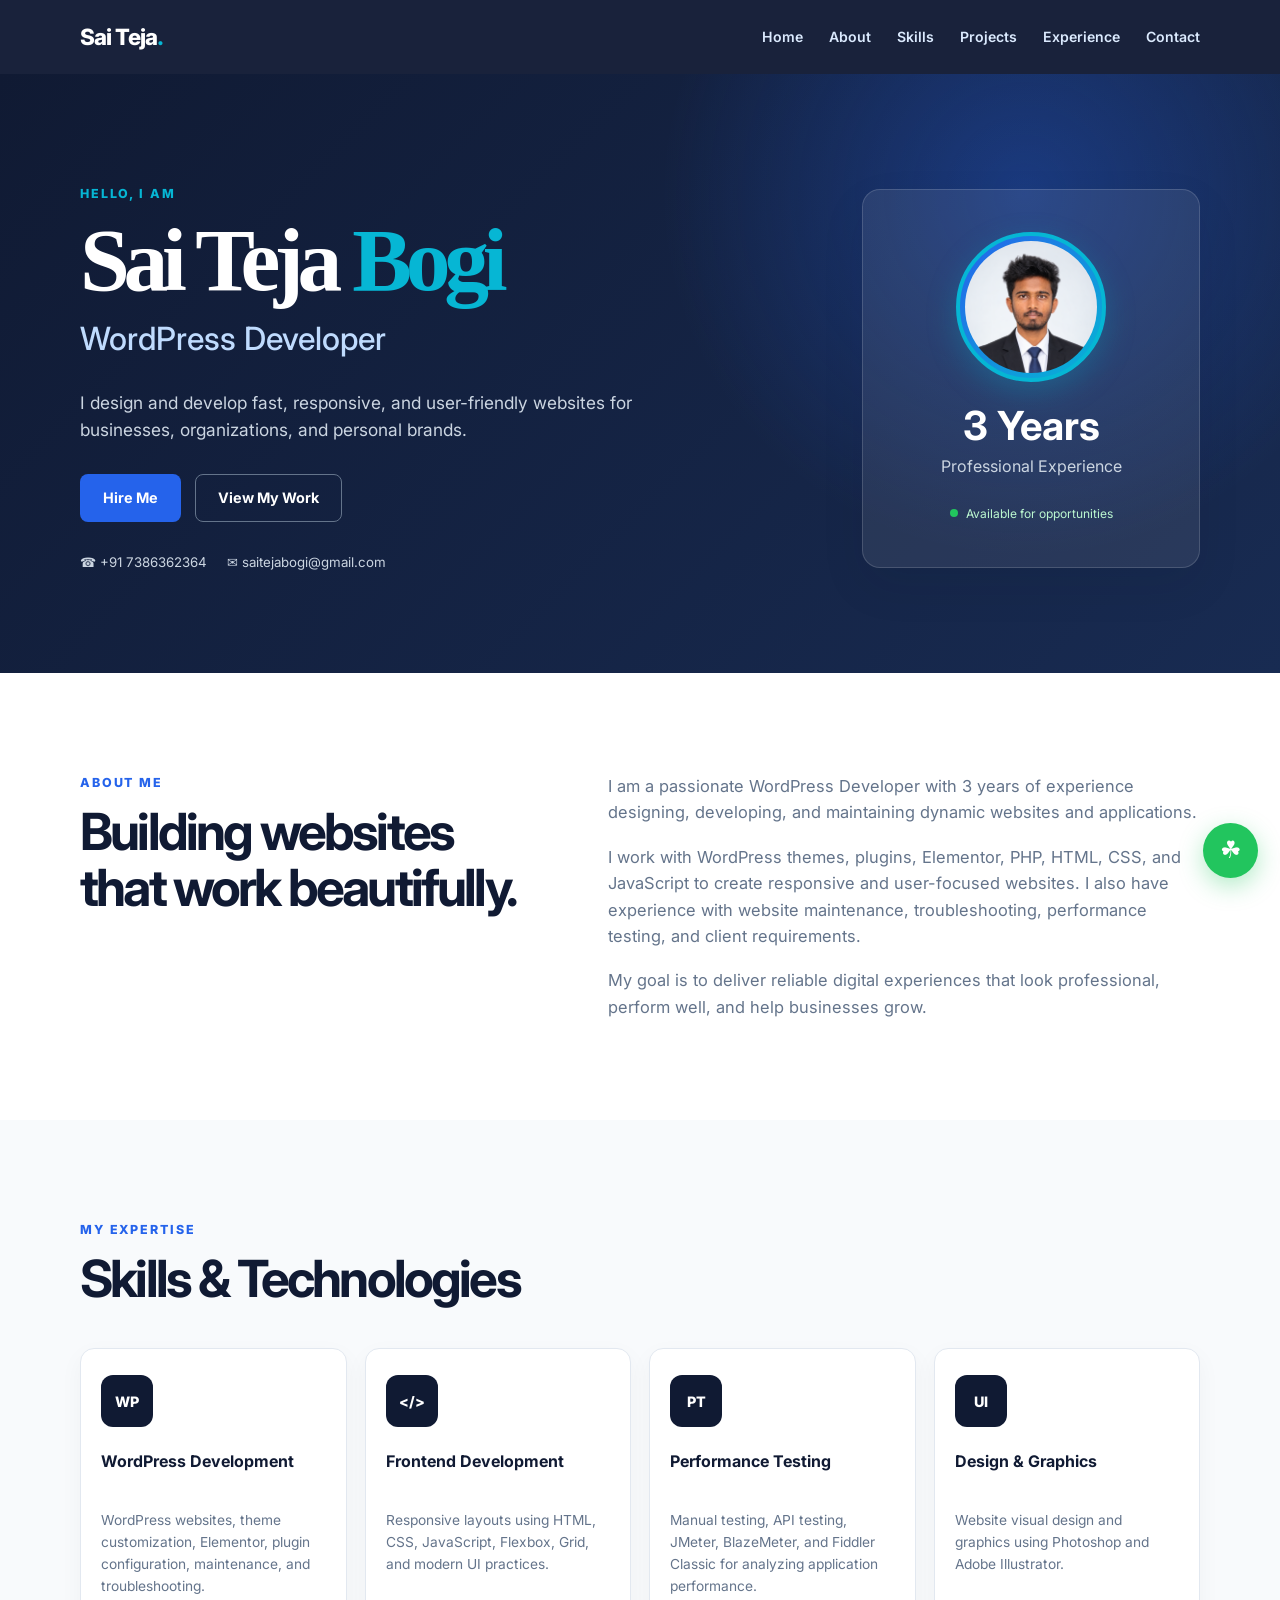
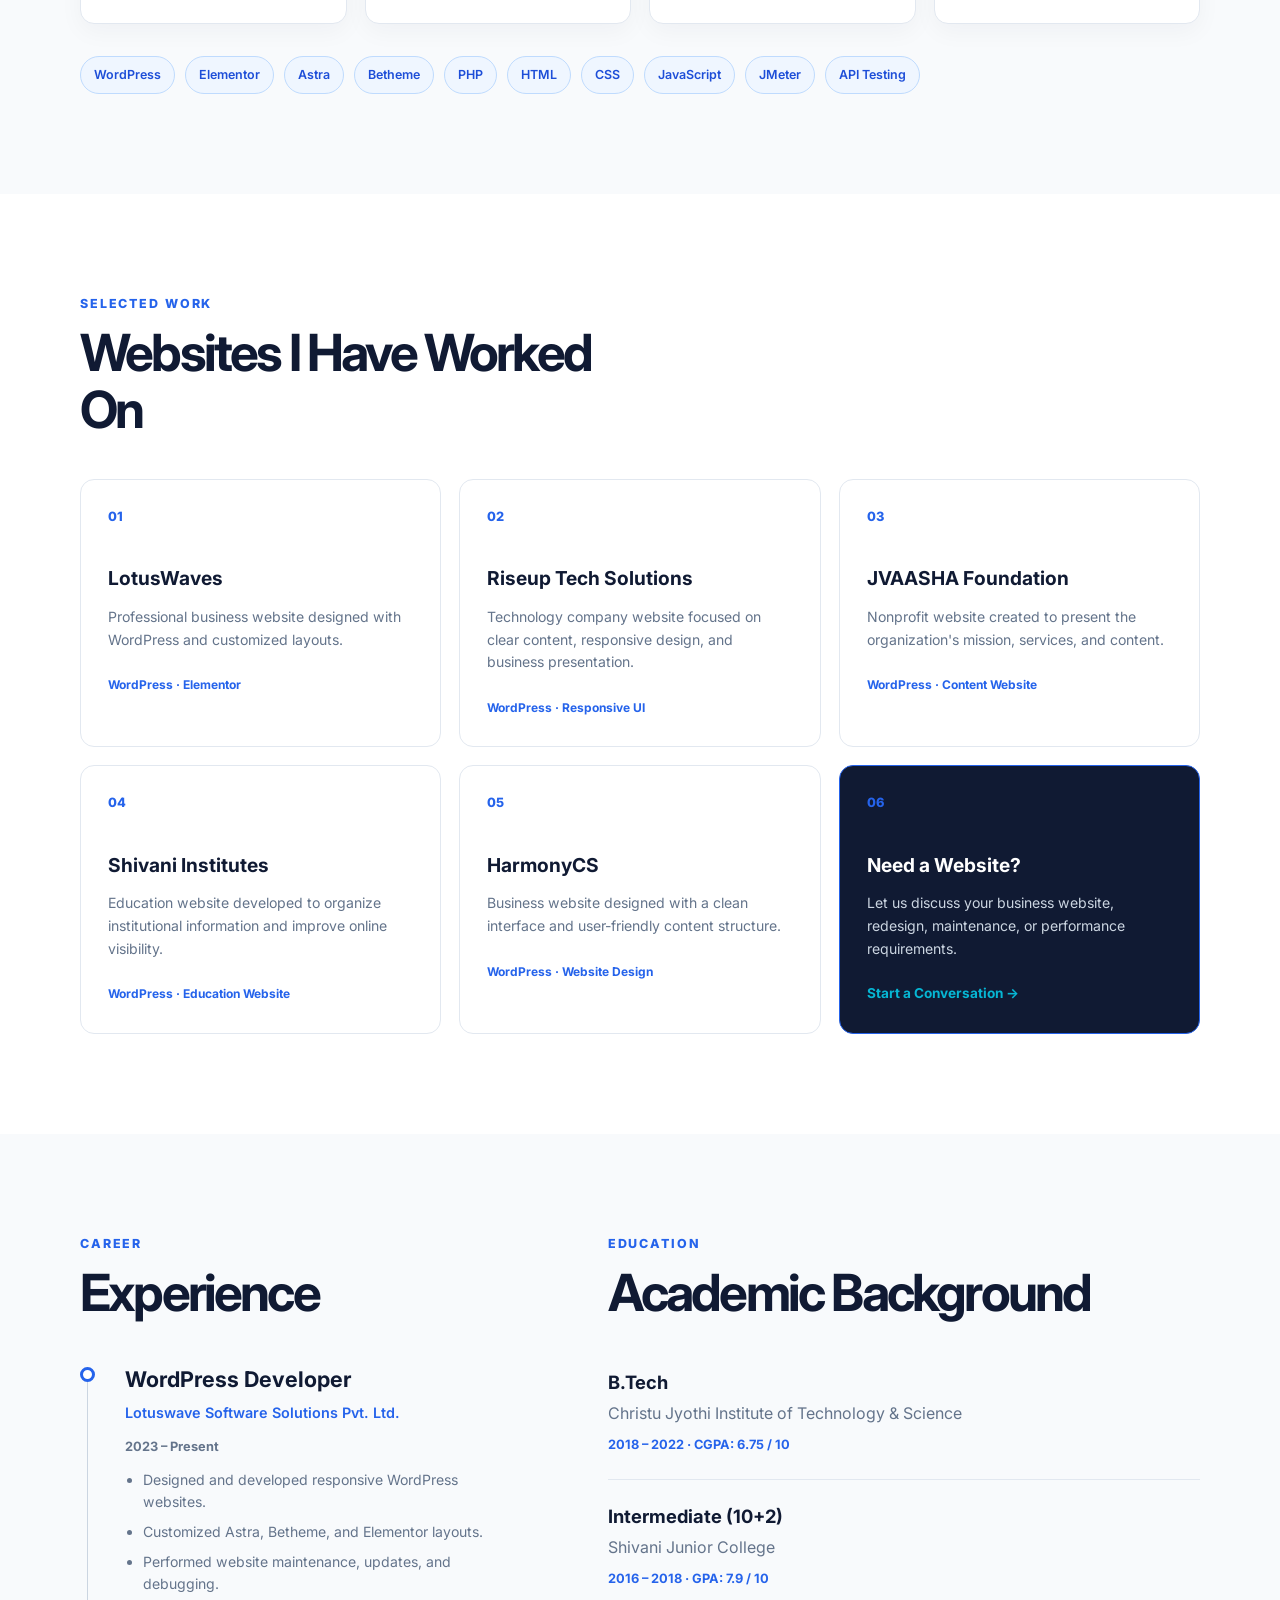
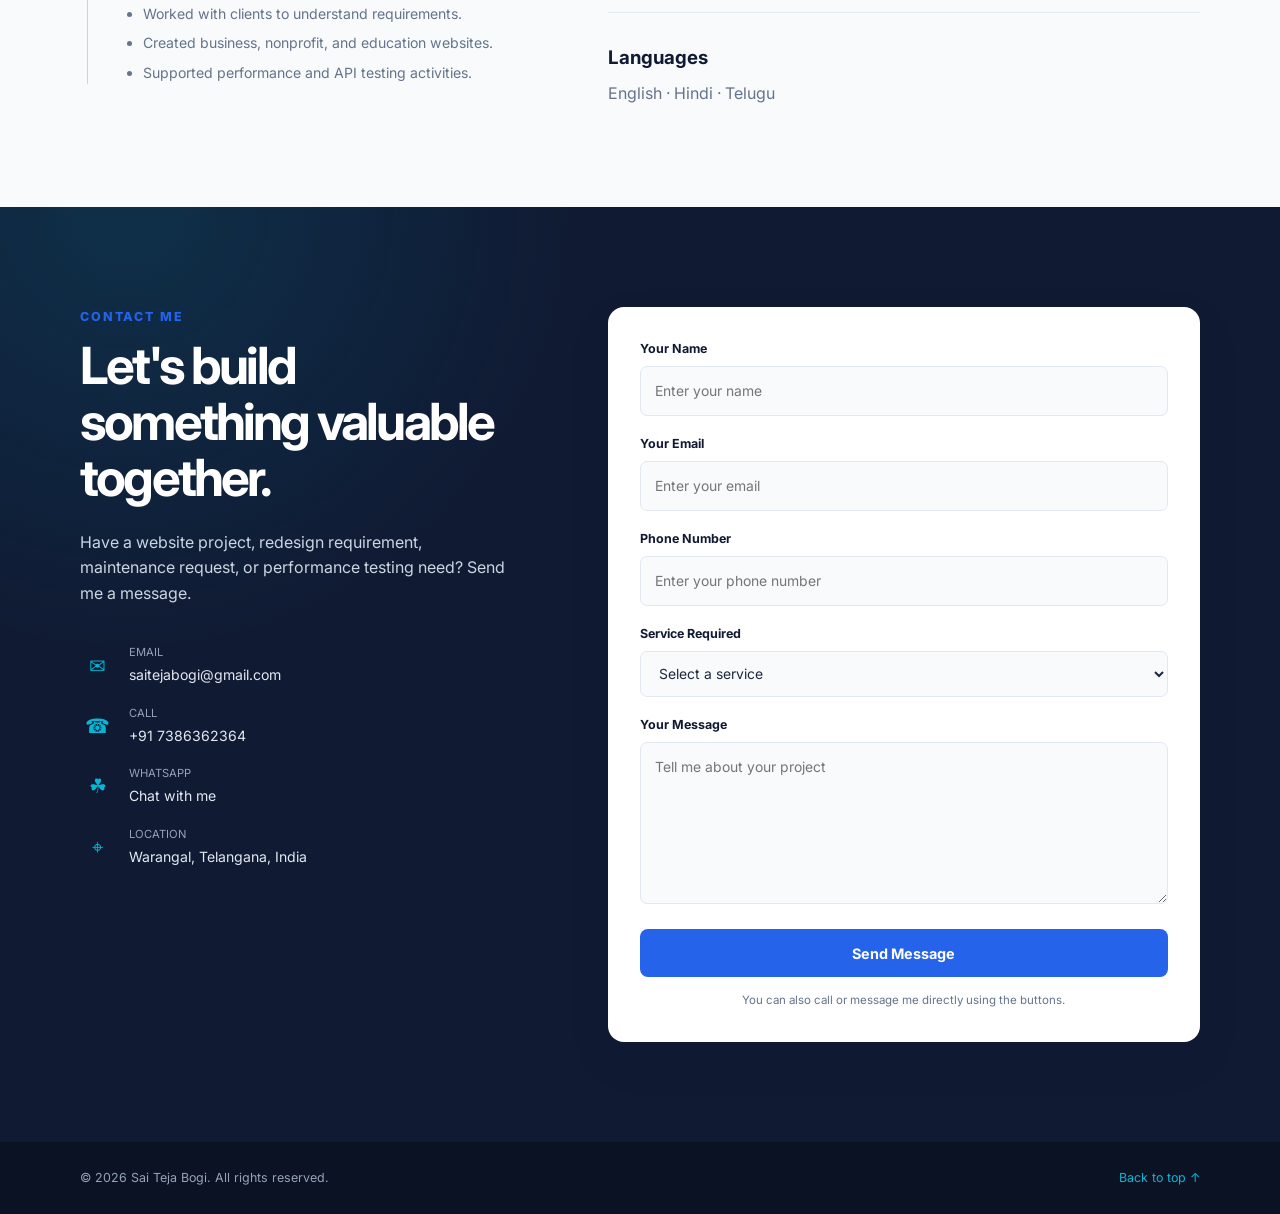
<file: index.html>
<!DOCTYPE html>
<html lang="en">
<head>
  <meta charset="UTF-8">
  <meta name="viewport" content="width=device-width, initial-scale=1.0">
  <meta name="description" content="Sai Teja Bogi - WordPress Developer with 3 years of experience">
  <title>Sai Teja Bogi | WordPress Developer</title>

  <link rel="preconnect" href="https://fonts.googleapis.com">
  <link rel="preconnect" href="https://fonts.gstatic.com" crossorigin>
  <link href="https://fonts.googleapis.com/css2?family=Inter:wght@400;500;600;700;800&display=swap" rel="stylesheet">

  <link rel="stylesheet" href="style.css"> 
</head>
<body>

  <header class="header">
    <nav class="navbar container">
      <a href="#home" class="logo">Sai Teja<span>.</span></a>

      <button class="menu-toggle" aria-label="Open navigation menu">
        ☰
      </button>

      <ul class="nav-links">
        <li><a href="#home">Home</a></li>
        <li><a href="#about">About</a></li>
        <li><a href="#skills">Skills</a></li>
        <li><a href="#projects">Projects</a></li>
        <li><a href="#experience">Experience</a></li>
        <li><a href="#contact">Contact</a></li>
      </ul>
    </nav>
  </header>

  <main>

    <!-- Hero -->
    <section id="home" class="hero">
      <div class="container hero-content">
        <div class="hero-text">
          <p class="eyebrow">Hello, I am</p>
          <h1 style="font-family:allerta stencil;">Sai Teja <span>Bogi</span></h1>
          <h2>WordPress Developer</h2>

          <p class="hero-description">
            I design and develop fast, responsive, and user-friendly websites
            for businesses, organizations, and personal brands.
          </p>

          <div class="hero-buttons">
            <a href="#contact" class="btn btn-primary">Hire Me</a>
            <a href="#projects" class="btn btn-outline">View My Work</a>
          </div>

          <div class="quick-contact">
            <a href="tel:+917386362364">☎ +91 7386362364</a>
            <a href="mailto:saitejabogi@gmail.com">✉ saitejabogi@gmail.com</a>
          </div>
        </div>

        <div class="hero-card">
  <div class="profile-image-wrapper">
    <img
      src="assets/ChatGPT Image Oct 8, 2026, 06_27_34 PM.png"
      alt="Sai Teja Bogi - WordPress Developer"
      class="profile-image"
    >
  </div>

  <h3>3 Years</h3>
  <p>Professional Experience</p>

  <div class="availability">
    <span></span>
    Available for opportunities
  </div>
</div>
      </div>
    </section>

    <!-- About -->
    <section id="about" class="section">
      <div class="container about-grid">
        <div>
          <p class="section-label">About Me</p>
          <h2 class="section-title">Building websites that work beautifully.</h2>
        </div>

        <div class="about-text">
          <p>
            I am a passionate WordPress Developer with 3 years of experience
            designing, developing, and maintaining dynamic websites and
            applications.
          </p>

          <p>
            I work with WordPress themes, plugins, Elementor, PHP, HTML, CSS,
            and JavaScript to create responsive and user-focused websites.
            I also have experience with website maintenance, troubleshooting,
            performance testing, and client requirements.
          </p>

          <p>
            My goal is to deliver reliable digital experiences that look
            professional, perform well, and help businesses grow.
          </p>
        </div>
      </div>
    </section>

    <!-- Skills -->
    <section id="skills" class="section section-light">
      <div class="container">
        <p class="section-label">My Expertise</p>
        <h2 class="section-title">Skills & Technologies</h2>

        <div class="skills-grid">
          <div class="skill-card">
            <div class="skill-icon">WP</div>
            <h3>WordPress Development</h3>
            <p>
              WordPress websites, theme customization, Elementor, plugin
              configuration, maintenance, and troubleshooting.
            </p>
          </div>

          <div class="skill-card">
            <div class="skill-icon">&lt;/&gt;</div>
            <h3>Frontend Development</h3>
            <p>
              Responsive layouts using HTML, CSS, JavaScript, Flexbox,
              Grid, and modern UI practices.
            </p>
          </div>

          <div class="skill-card">
            <div class="skill-icon">PT</div>
            <h3>Performance Testing</h3>
            <p>
              Manual testing, API testing, JMeter, BlazeMeter, and Fiddler
              Classic for analyzing application performance.
            </p>
          </div>

          <div class="skill-card">
            <div class="skill-icon">UI</div>
            <h3>Design & Graphics</h3>
            <p>
              Website visual design and graphics using Photoshop and
              Adobe Illustrator.
            </p>
          </div>
        </div>

        <div class="technology-list">
          <span>WordPress</span>
          <span>Elementor</span>
          <span>Astra</span>
          <span>Betheme</span>
          <span>PHP</span>
          <span>HTML</span>
          <span>CSS</span>
          <span>JavaScript</span>
          <span>JMeter</span>
          <span>API Testing</span>
        </div>
      </div>
    </section>

    <!-- Projects -->
    <section id="projects" class="section">
      <div class="container">
        <p class="section-label">Selected Work</p>
        <h2 class="section-title">Websites I Have Worked On</h2>

        <div class="projects-grid">
          <article class="project-card">
            <div class="project-number">01</div>
            <h3>LotusWaves</h3>
            <p>
              Professional business website designed with WordPress and
              customized layouts.
            </p>
            <span>WordPress · Elementor</span>
          </article>

          <article class="project-card">
            <div class="project-number">02</div>
            <h3>Riseup Tech Solutions</h3>
            <p>
              Technology company website focused on clear content,
              responsive design, and business presentation.
            </p>
            <span>WordPress · Responsive UI</span>
          </article>

          <article class="project-card">
            <div class="project-number">03</div>
            <h3>JVAASHA Foundation</h3>
            <p>
              Nonprofit website created to present the organization's
              mission, services, and content.
            </p>
            <span>WordPress · Content Website</span>
          </article>

          <article class="project-card">
            <div class="project-number">04</div>
            <h3>Shivani Institutes</h3>
            <p>
              Education website developed to organize institutional
              information and improve online visibility.
            </p>
            <span>WordPress · Education Website</span>
          </article>

          <article class="project-card">
            <div class="project-number">05</div>
            <h3>HarmonyCS</h3>
            <p>
              Business website designed with a clean interface and
              user-friendly content structure.
            </p>
            <span>WordPress · Website Design</span>
          </article>

          <article class="project-card project-highlight">
            <div class="project-number">06</div>
            <h3>Need a Website?</h3>
            <p>
              Let us discuss your business website, redesign, maintenance,
              or performance requirements.
            </p>
            <a href="#contact">Start a Conversation →</a>
          </article>
        </div>
      </div>
    </section>

    <!-- Experience and Education -->
    <section id="experience" class="section section-light">
      <div class="container timeline-grid">

        <div>
          <p class="section-label">Career</p>
          <h2 class="section-title">Experience</h2>

          <div class="timeline-item">
            <div class="timeline-dot"></div>
            <div>
              <h3>WordPress Developer</h3>
              <h4>Lotuswave Software Solutions Pvt. Ltd.</h4>
              <p class="timeline-date">2023 – Present</p>

              <ul>
                <li>Designed and developed responsive WordPress websites.</li>
                <li>Customized Astra, Betheme, and Elementor layouts.</li>
                <li>Performed website maintenance, updates, and debugging.</li>
                <li>Worked with clients to understand requirements.</li>
                <li>Created business, nonprofit, and education websites.</li>
                <li>Supported performance and API testing activities.</li>
              </ul>
            </div>
          </div>
        </div>

        <div>
          <p class="section-label">Education</p>
          <h2 class="section-title">Academic Background</h2>

          <div class="education-card">
            <h3>B.Tech</h3>
            <p>Christu Jyothi Institute of Technology & Science</p>
            <span>2018 – 2022 · CGPA: 6.75 / 10</span>
          </div>

          <div class="education-card">
            <h3>Intermediate (10+2)</h3>
            <p>Shivani Junior College</p>
            <span>2016 – 2018 · GPA: 7.9 / 10</span>
          </div>

          <div class="languages">
            <h3>Languages</h3>
            <p>English · Hindi · Telugu</p>
          </div>
        </div>

      </div>
    </section>

    <!-- Contact -->
    <section id="contact" class="section contact-section">
      <div class="container contact-grid">

        <div class="contact-intro">
          <p class="section-label">Contact Me</p>
          <h2 class="section-title">Let's build something valuable together.</h2>
          <p>
            Have a website project, redesign requirement, maintenance request,
            or performance testing need? Send me a message.
          </p>

          <div class="contact-details">
            <a href="mailto:saitejabogi@gmail.com">
              <span>✉</span>
              <div>
                <small>Email</small>
                saitejabogi@gmail.com
              </div>
            </a>

            <a href="tel:+917386362364">
              <span>☎</span>
              <div>
                <small>Call</small>
                +91 7386362364
              </div>
            </a>

            <a
              href="https://wa.me/917386362364?text=Hello%20Sai%20Teja%2C%20I%20would%20like%20to%20discuss%20a%20website%20project."
              target="_blank"
              rel="noopener noreferrer"
            >
              <span>☘</span>
              <div>
                <small>WhatsApp</small>
                Chat with me
              </div>
            </a>

            <div class="contact-location">
              <span>⌖</span>
              <div>
                <small>Location</small>
                Warangal, Telangana, India
              </div>
            </div>
          </div>
        </div>

        <!-- Static form: works with FormSubmit after activation -->
        <form
          class="contact-form"
          action="https://formsubmit.co/saitejabogi@gmail.com"
          method="POST"
        >
          <input type="hidden" name="_subject" value="New Portfolio Contact enquiry">
          <input type="hidden" name="_template" value="table">
          <input type="hidden" name="_captcha" value="true">
          <input type="hidden" name="_url" value="https://saitejhub.github.io/sai-teja-portfolio/">
          <input type="hidden" name="_next" value="https://saitejhub.github.io/sai-teja-portfolio/thank-you.html">

          <!-- Honeypot field for basic spam protection -->
          <input
            type="text"
            name="_honey"
            class="hidden-field"
            tabindex="-1"
            autocomplete="off"
          >

          <label for="name">Your Name</label>
          <input
            type="text"
            id="name"
            name="name"
            placeholder="Enter your name"
            required
          >

          <label for="email">Your Email</label>
          <input
            type="email"
            id="email"
            name="email"
            placeholder="Enter your email"
            required
          >

          <label for="phone">Phone Number</label>
          <input
            type="tel"
            id="phone"
            name="phone"
            placeholder="Enter your phone number"
          >

          <label for="service">Service Required</label>
          <select id="service" name="service">
            <option value="">Select a service</option>
            <option value="WordPress Website">WordPress Website</option>
            <option value="Website Redesign">Website Redesign</option>
            <option value="Website Maintenance">Website Maintenance</option>
            <option value="Performance Testing">Performance Testing</option>
            <option value="Other">Other</option>
          </select>

          <label for="message">Your Message</label>
          <textarea
            id="message"
            name="message"
            rows="6"
            placeholder="Tell me about your project"
            required
          ></textarea>

          <button type="submit" class="btn btn-primary btn-full">
            Send Message
          </button>

          <p class="form-note">
            You can also call or message me directly using the buttons.
          </p>
        </form>

      </div>
    </section>

  </main>

  <footer class="footer">
    <div class="container footer-content">
      <p>© <span id="year"></span> Sai Teja Bogi. All rights reserved.</p>
      <a href="#home">Back to top ↑</a>
    </div>
  </footer>

  <a
    class="floating-whatsapp"
    href="https://wa.me/917386362364?text=Hello%20Sai%20Teja%2C%20I%20found%20your%20portfolio."
    target="_blank"
    rel="noopener noreferrer"
    aria-label="Contact me on WhatsApp"
  >
    ☘
  </a>

  <script src="script.js"></script>
</body>
</html>
</file>
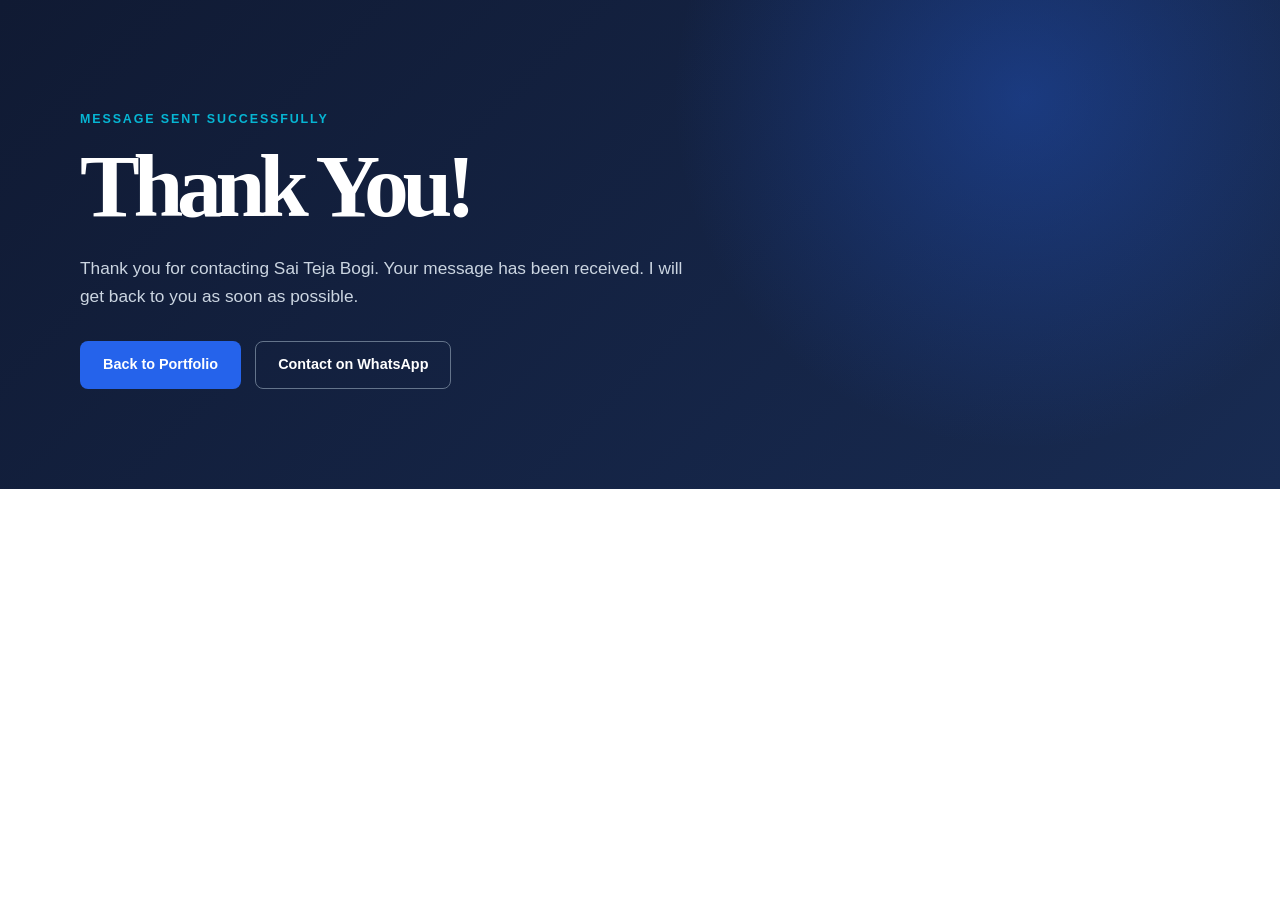
<file: thank-you.html>
<!DOCTYPE html>
<html lang="en">
<head>
  <meta charset="UTF-8">
  <meta name="viewport" content="width=device-width, initial-scale=1.0">
  <meta name="description" content="Thank you for contacting Sai Teja Bogi">
  <title>Thank You | Sai Teja Bogi</title>
  <link rel="stylesheet" href="style.css">
</head>

<body>

  <section class="hero thank-you-page">
    <div class="container thank-you-content">
      <p class="eyebrow">Message Sent Successfully</p>

      <h1>Thank You!</h1>

      <p class="hero-description">
        Thank you for contacting Sai Teja Bogi. Your message has been received.
        I will get back to you as soon as possible.
      </p>

      <div class="hero-buttons">
        <a href="index.html" class="btn btn-primary">
          Back to Portfolio
        </a>

        <a
          href="https://wa.me/917386362364?text=Hello%20Sai%20Teja%2C%20I%20submitted%20a%20message%20through%20your%20portfolio."
          class="btn btn-outline"
          target="_blank"
          rel="noopener noreferrer"
        >
          Contact on WhatsApp
        </a>
      </div>
    </div>
  </section>

</body>
</html>
</file>
<file: style.css>
:root {
  --navy: #101a33;
  --blue: #2563eb;
  --blue-dark: #1d4ed8;
  --cyan: #06b6d4;
  --text: #1e293b;
  --muted: #64748b;
  --light: #f8fafc;
  --border: #e2e8f0;
  --white: #ffffff;
  --shadow: 0 18px 45px rgba(15, 23, 42, 0.08);
}

* {
  margin: 0;
  padding: 0;
  box-sizing: border-box;
}

html {
  scroll-behavior: smooth;
}

body {
  color: var(--text);
  background: var(--white);
  font-family: "Inter", Arial, sans-serif;
  line-height: 1.6;
}

a {
  color: inherit;
  text-decoration: none;
}

.container {
  width: min(1120px, 92%);
  margin: auto;
}

.header {
  position: sticky;
  top: 0;
  z-index: 1000;
  background: rgba(16, 26, 51, 0.96);
  backdrop-filter: blur(12px);
}

.navbar {
  min-height: 74px;
  display: flex;
  align-items: center;
  justify-content: space-between;
}

.logo {
  color: var(--white);
  font-size: 1.4rem;
  font-weight: 800;
  letter-spacing: -0.04em;
}

.logo span,
.hero h1 span {
  color: var(--cyan);
}

.nav-links {
  display: flex;
  align-items: center;
  gap: 26px;
  list-style: none;
}

.nav-links a {
  color: #dbeafe;
  font-size: 0.88rem;
  font-weight: 600;
  transition: color 0.25s ease;
}

.nav-links a:hover {
  color: var(--cyan);
}

.menu-toggle {
  display: none;
  border: 0;
  color: var(--white);
  background: transparent;
  cursor: pointer;
  font-size: 1.7rem;
}

.hero {
  color: var(--white);
  background:
    radial-gradient(circle at 80% 20%, rgba(37, 99, 235, 0.35), transparent 32%),
    linear-gradient(135deg, #101a33 0%, #182b52 100%);
  padding: 110px 0 100px;
}

.hero-content {
  display: grid;
  grid-template-columns: 1.35fr 0.65fr;
  align-items: center;
  gap: 80px;
}

.eyebrow,
.section-label {
  color: var(--blue);
  font-size: 0.78rem;
  font-weight: 800;
  letter-spacing: 0.15em;
  text-transform: uppercase;
}

.hero .eyebrow {
  color: var(--cyan);
}

.hero h1 {
  max-width: 700px;
  margin: 10px 0 8px;
  font-size: clamp(2.7rem, 7vw, 5.6rem);
  line-height: 1.02;
  letter-spacing: -0.07em;
 font-family: allerta stencil;
}

.hero h2 {
  color: #bfdbfe;
  font-size: clamp(1.25rem, 3vw, 2rem);
  font-weight: 500;
}

.hero-description {
  max-width: 620px;
  margin: 24px 0 30px;
  color: #cbd5e1;
  font-size: 1.08rem;
}

.hero-buttons {
  display: flex;
  flex-wrap: wrap;
  gap: 14px;
}

.btn {
  display: inline-flex;
  min-height: 48px;
  align-items: center;
  justify-content: center;
  padding: 0 22px;
  border: 1px solid transparent;
  border-radius: 8px;
  cursor: pointer;
  font: inherit;
  font-size: 0.9rem;
  font-weight: 700;
  transition: all 0.25s ease;
}

.btn-primary {
  color: var(--white);
  background: var(--blue);
}

.btn-primary:hover {
  background: var(--blue-dark);
  transform: translateY(-2px);
}

.btn-outline {
  color: var(--white);
  border-color: #64748b;
}

.btn-outline:hover {
  border-color: var(--cyan);
  color: var(--cyan);
}

.quick-contact {
  display: flex;
  flex-wrap: wrap;
  gap: 20px;
  margin-top: 30px;
}

.quick-contact a {
  color: #cbd5e1;
  font-size: 0.83rem;
}

.quick-contact a:hover {
  color: var(--cyan);
}

.hero-card {
  padding: 42px 28px;
  border: 1px solid rgba(255, 255, 255, 0.15);
  border-radius: 18px;
  background: rgba(255, 255, 255, 0.08);
  box-shadow: var(--shadow);
  text-align: center;
}

.profile-image-wrapper {
  width: 150px;
  height: 150px;
  margin: 0 auto 24px;
  padding: 5px;
  overflow: hidden;
  border: 4px solid var(--cyan);
  border-radius: 50%;
  background: linear-gradient(135deg, var(--blue), var(--cyan));
  box-shadow: 0 10px 30px rgba(6, 182, 212, 0.25);
}

.profile-image {
  width: 100%;
  height: 100%;
  display: block;
  border-radius: 50%;
  object-fit: cover;
  object-position: center top;
}

.hero-card h3 {
  font-size: 2.5rem;
  line-height: 1;
}

.hero-card p {
  margin-top: 8px;
  color: #cbd5e1;
}

.availability {
  display: inline-flex;
  align-items: center;
  gap: 8px;
  margin-top: 24px;
  color: #bbf7d0;
  font-size: 0.75rem;
}

.availability span {
  width: 8px;
  height: 8px;
  border-radius: 50%;
  background: #22c55e;
}

.section {
  padding: 100px 0;
}

.section-light {
  background: var(--light);
}

.section-title {
  max-width: 560px;
  margin-top: 10px;
  color: var(--navy);
  font-size: clamp(2rem, 4vw, 3.3rem);
  letter-spacing: -0.055em;
  line-height: 1.1;
}

.about-grid,
.contact-grid,
.timeline-grid {
  display: grid;
  grid-template-columns: 0.85fr 1.15fr;
  gap: 90px;
}

.about-text {
  color: var(--muted);
  font-size: 1.03rem;
}

.about-text p + p {
  margin-top: 18px;
}

.skills-grid {
  display: grid;
  grid-template-columns: repeat(4, 1fr);
  gap: 18px;
  margin-top: 42px;
}

.skill-card {
  padding: 26px 20px;
  border: 1px solid var(--border);
  border-radius: 14px;
  background: var(--white);
  box-shadow: 0 8px 25px rgba(15, 23, 42, 0.04);
}

.skill-icon {
  width: 52px;
  height: 52px;
  display: grid;
  place-items: center;
  margin-bottom: 22px;
  border-radius: 12px;
  color: var(--white);
  background: var(--navy);
  font-size: 0.9rem;
  font-weight: 800;
}

.skill-card h3 {
  min-height: 48px;
  color: var(--navy);
  font-size: 1rem;
}

.skill-card p {
  margin-top: 12px;
  color: var(--muted);
  font-size: 0.86rem;
}

.technology-list {
  display: flex;
  flex-wrap: wrap;
  gap: 10px;
  margin-top: 32px;
}

.technology-list span {
  padding: 8px 13px;
  border: 1px solid #bfdbfe;
  border-radius: 100px;
  color: var(--blue-dark);
  background: #eff6ff;
  font-size: 0.78rem;
  font-weight: 600;
}

.projects-grid {
  display: grid;
  grid-template-columns: repeat(3, 1fr);
  gap: 18px;
  margin-top: 42px;
}

.project-card {
  min-height: 240px;
  padding: 27px;
  border: 1px solid var(--border);
  border-radius: 14px;
  background: var(--white);
  transition: transform 0.25s ease, box-shadow 0.25s ease;
}

.project-card:hover {
  transform: translateY(-5px);
  box-shadow: var(--shadow);
}

.project-number {
  margin-bottom: 36px;
  color: var(--blue);
  font-size: 0.8rem;
  font-weight: 800;
}

.project-card h3 {
  color: var(--navy);
  font-size: 1.2rem;
}

.project-card p {
  margin: 12px 0 20px;
  color: var(--muted);
  font-size: 0.88rem;
}

.project-card span {
  color: var(--blue);
  font-size: 0.75rem;
  font-weight: 700;
}

.project-highlight {
  color: var(--white);
  border-color: var(--blue);
  background: var(--navy);
}

.project-highlight h3,
.project-highlight p {
  color: var(--white);
}

.project-highlight p {
  color: #cbd5e1;
}

.project-highlight a {
  color: var(--cyan);
  font-size: 0.85rem;
  font-weight: 700;
}

.timeline-item {
  position: relative;
  display: grid;
  grid-template-columns: 25px 1fr;
  gap: 20px;
  margin-top: 42px;
}

.timeline-item::before {
  position: absolute;
  top: 20px;
  bottom: 0;
  left: 7px;
  width: 1px;
  background: #cbd5e1;
  content: "";
}

.timeline-dot {
  position: relative;
  z-index: 1;
  width: 15px;
  height: 15px;
  margin-top: 5px;
  border: 3px solid var(--blue);
  border-radius: 50%;
  background: var(--white);
}

.timeline-item h3 {
  color: var(--navy);
  font-size: 1.35rem;
}

.timeline-item h4 {
  margin-top: 5px;
  color: var(--blue);
  font-size: 0.9rem;
  font-weight: 600;
}

.timeline-date {
  margin: 12px 0;
  color: var(--muted);
  font-size: 0.8rem;
  font-weight: 700;
}

.timeline-item ul {
  padding-left: 18px;
  color: var(--muted);
  font-size: 0.88rem;
}

.timeline-item li + li {
  margin-top: 7px;
}

.education-card {
  padding: 22px 0;
  border-bottom: 1px solid var(--border);
}

.education-card:first-of-type {
  margin-top: 26px;
}

.education-card h3 {
  color: var(--navy);
  font-size: 1.15rem;
}

.education-card p {
  margin: 4px 0;
  color: var(--muted);
}

.education-card span {
  color: var(--blue);
  font-size: 0.8rem;
  font-weight: 700;
}

.languages {
  margin-top: 30px;
}

.languages h3 {
  color: var(--navy);
}

.languages p {
  margin-top: 8px;
  color: var(--muted);
}

.contact-section {
  color: var(--white);
  background:
    radial-gradient(circle at 10% 0%, rgba(6, 182, 212, 0.14), transparent 30%),
    var(--navy);
}

.contact-section .section-title {
  color: var(--white);
}

.contact-intro > p:not(.section-label) {
  max-width: 500px;
  margin-top: 24px;
  color: #cbd5e1;
}

.contact-details {
  display: grid;
  gap: 18px;
  margin-top: 38px;
}

.contact-details a,
.contact-location {
  display: flex;
  align-items: center;
  gap: 14px;
  color: #e2e8f0;
}

.contact-details a:hover {
  color: var(--cyan);
}

.contact-details span {
  width: 35px;
  color: var(--cyan);
  font-size: 1.25rem;
  text-align: center;
}

.contact-details small {
  display: block;
  margin-bottom: 2px;
  color: #94a3b8;
  font-size: 0.7rem;
  text-transform: uppercase;
}

.contact-details div {
  font-size: 0.88rem;
}

.contact-form {
  padding: 32px;
  border-radius: 16px;
  background: var(--white);
  box-shadow: var(--shadow);
}

.contact-form label {
  display: block;
  margin-bottom: 7px;
  color: var(--navy);
  font-size: 0.78rem;
  font-weight: 700;
}

.contact-form input,
.contact-form select,
.contact-form textarea {
  width: 100%;
  margin-bottom: 18px;
  padding: 13px 14px;
  border: 1px solid var(--border);
  border-radius: 7px;
  outline: none;
  color: var(--text);
  background: var(--light);
  font: inherit;
  font-size: 0.87rem;
}

.contact-form textarea {
  resize: vertical;
}

.contact-form input:focus,
.contact-form select:focus,
.contact-form textarea:focus {
  border-color: var(--blue);
  box-shadow: 0 0 0 3px rgba(37, 99, 235, 0.12);
}

.btn-full {
  width: 100%;
}

.form-note {
  margin-top: 14px;
  color: var(--muted);
  font-size: 0.72rem;
  text-align: center;
}

.hidden-field {
  display: none !important;
}

.footer {
  color: #94a3b8;
  background: #0b1224;
  font-size: 0.78rem;
}

.footer-content {
  display: flex;
  align-items: center;
  justify-content: space-between;
  min-height: 72px;
}

.footer a {
  color: var(--cyan);
}

.floating-whatsapp {
  position: fixed;
  right: 22px;
  bottom: 22px;
  z-index: 900;
  width: 55px;
  height: 55px;
  display: grid;
  place-items: center;
  border-radius: 50%;
  color: var(--white);
  background: #22c55e;
  box-shadow: 0 8px 25px rgba(34, 197, 94, 0.35);
  font-size: 1.5rem;
  transition: transform 0.25s ease;
}

.floating-whatsapp:hover {
  transform: scale(1.08);
}

@media (max-width: 900px) {
  .hero-content,
  .about-grid,
  .contact-grid,
  .timeline-grid {
    grid-template-columns: 1fr;
    gap: 45px;
  }

  .hero-card {
    max-width: 360px;
  }

  .skills-grid {
    grid-template-columns: repeat(2, 1fr);
  }

  .projects-grid {
    grid-template-columns: repeat(2, 1fr);
  }
}

@media (max-width: 680px) {
  .navbar {
    position: relative;
  }

  .menu-toggle {
    display: block;
  }

  .nav-links {
    position: absolute;
    top: 74px;
    right: 0;
    left: 0;
    display: none;
    flex-direction: column;
    align-items: flex-start;
    gap: 0;
    padding: 10px 4%;
    background: var(--navy);
  }

  .nav-links.active {
    display: flex;
  }

  .nav-links li {
    width: 100%;
  }

  .nav-links a {
    display: block;
    padding: 13px 0;
  }

  .hero {
    padding: 78px 0;
  }

  .section {
    padding: 70px 0;
  }

  .skills-grid,
  .projects-grid {
    grid-template-columns: 1fr;
  }

  .contact-form {
    padding: 22px;
  }

  .footer-content {
    align-items: flex-start;
    flex-direction: column;
    justify-content: center;
    gap: 8px;
  }
}
</file>
